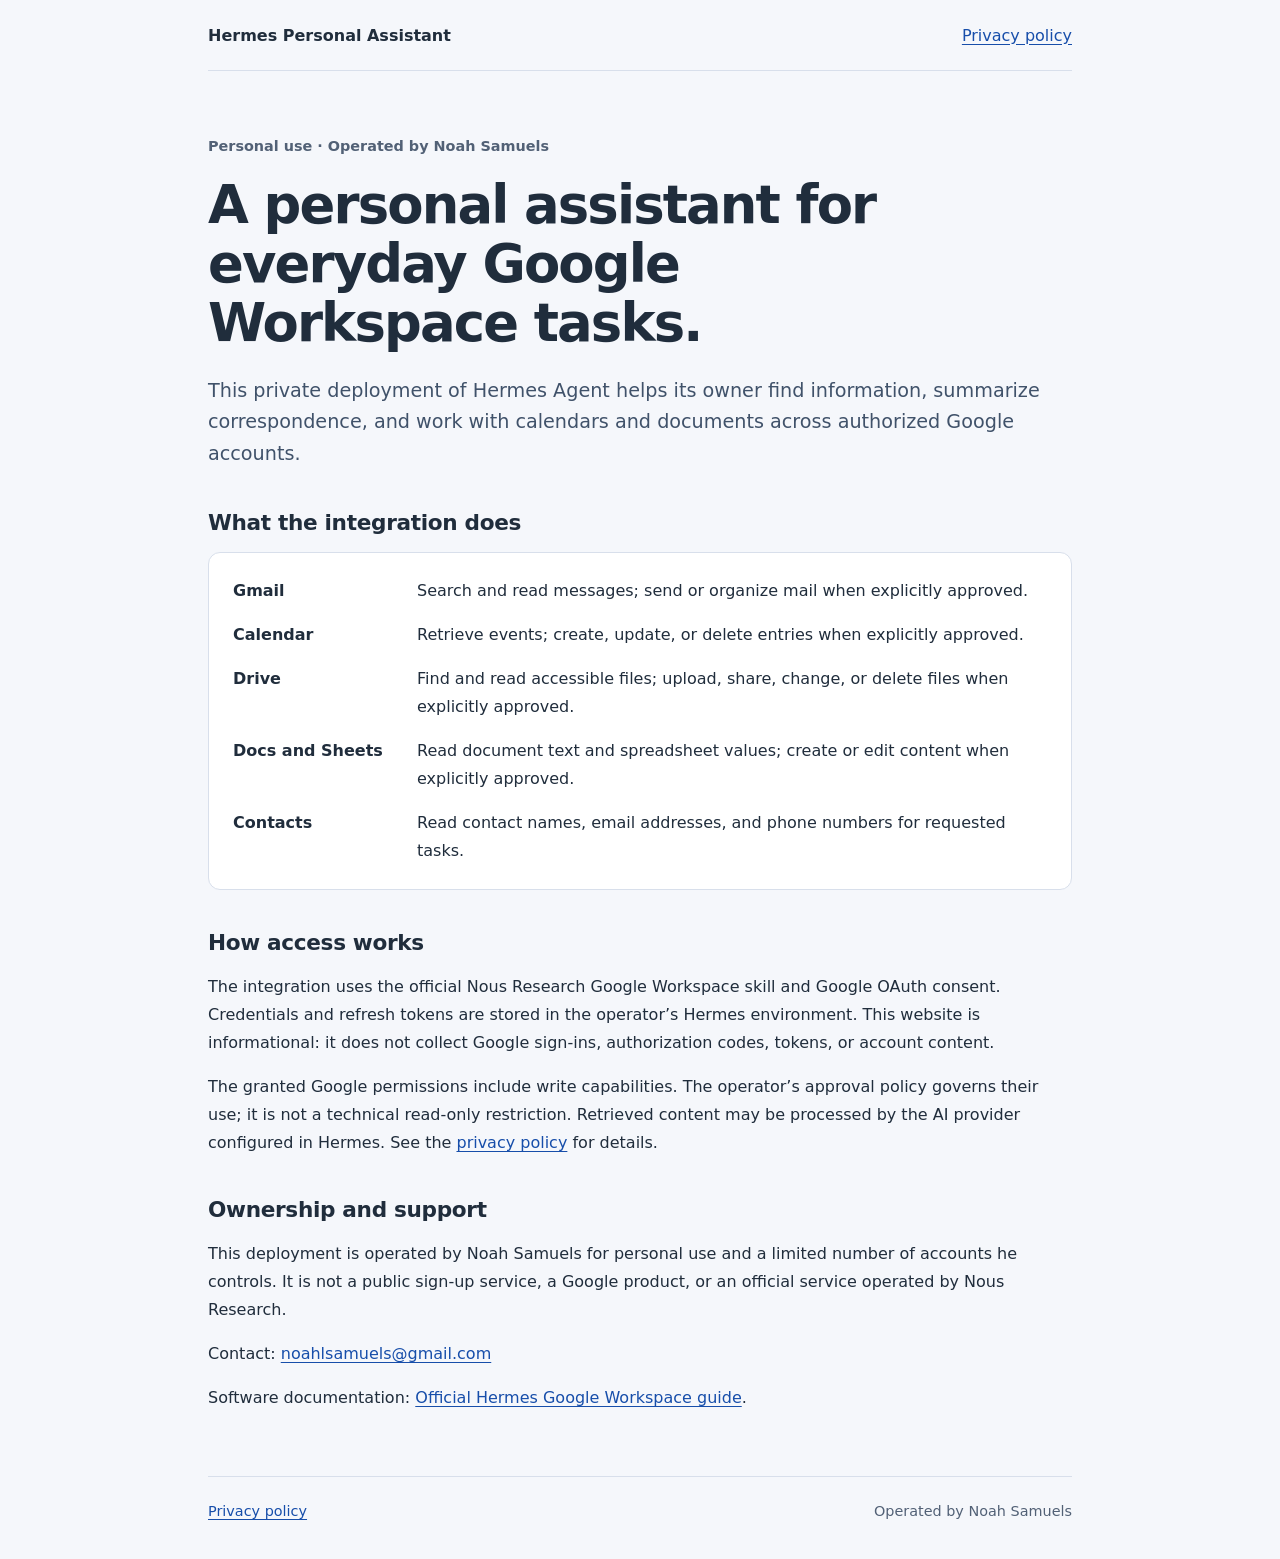
<file: index.html>
<!doctype html>
<html lang="en">
<head>
  <meta charset="utf-8">
  <meta name="viewport" content="width=device-width, initial-scale=1">
  <meta name="description" content="Noah Samuels’s personal Hermes assistant and its Google Workspace integration.">
  <title>Hermes Personal Assistant</title>
  <link rel="stylesheet" href="styles.css">
</head>
<body>
  <header><a class="brand" href="./">Hermes Personal Assistant</a><nav aria-label="Main navigation"><a href="privacy.html">Privacy policy</a></nav></header>
  <main>
    <p class="eyebrow">Personal use · Operated by Noah Samuels</p>
    <h1>A personal assistant for everyday Google Workspace tasks.</h1>
    <p class="lead">This private deployment of Hermes Agent helps its owner find information, summarize correspondence, and work with calendars and documents across authorized Google accounts.</p>
    <section aria-labelledby="services"><h2 id="services">What the integration does</h2>
      <dl>
        <dt>Gmail</dt><dd>Search and read messages; send or organize mail when explicitly approved.</dd>
        <dt>Calendar</dt><dd>Retrieve events; create, update, or delete entries when explicitly approved.</dd>
        <dt>Drive</dt><dd>Find and read accessible files; upload, share, change, or delete files when explicitly approved.</dd>
        <dt>Docs and Sheets</dt><dd>Read document text and spreadsheet values; create or edit content when explicitly approved.</dd>
        <dt>Contacts</dt><dd>Read contact names, email addresses, and phone numbers for requested tasks.</dd>
      </dl>
    </section>
    <section><h2>How access works</h2><p>The integration uses the official Nous Research Google Workspace skill and Google OAuth consent. Credentials and refresh tokens are stored in the operator’s Hermes environment. This website is informational: it does not collect Google sign-ins, authorization codes, tokens, or account content.</p><p>The granted Google permissions include write capabilities. The operator’s approval policy governs their use; it is not a technical read-only restriction. Retrieved content may be processed by the AI provider configured in Hermes. See the <a href="privacy.html">privacy policy</a> for details.</p></section>
    <section><h2>Ownership and support</h2><p>This deployment is operated by Noah Samuels for personal use and a limited number of accounts he controls. It is not a public sign-up service, a Google product, or an official service operated by Nous Research.</p><p>Contact: <a href="mailto:noahlsamuels@gmail.com">noahlsamuels@gmail.com</a></p><p>Software documentation: <a href="https://hermes-agent.nousresearch.com/docs/user-guide/skills/google-workspace">Official Hermes Google Workspace guide</a>.</p></section>
  </main>
  <footer><a href="privacy.html">Privacy policy</a><span>Operated by Noah Samuels</span></footer>
</body>
</html>
</file>
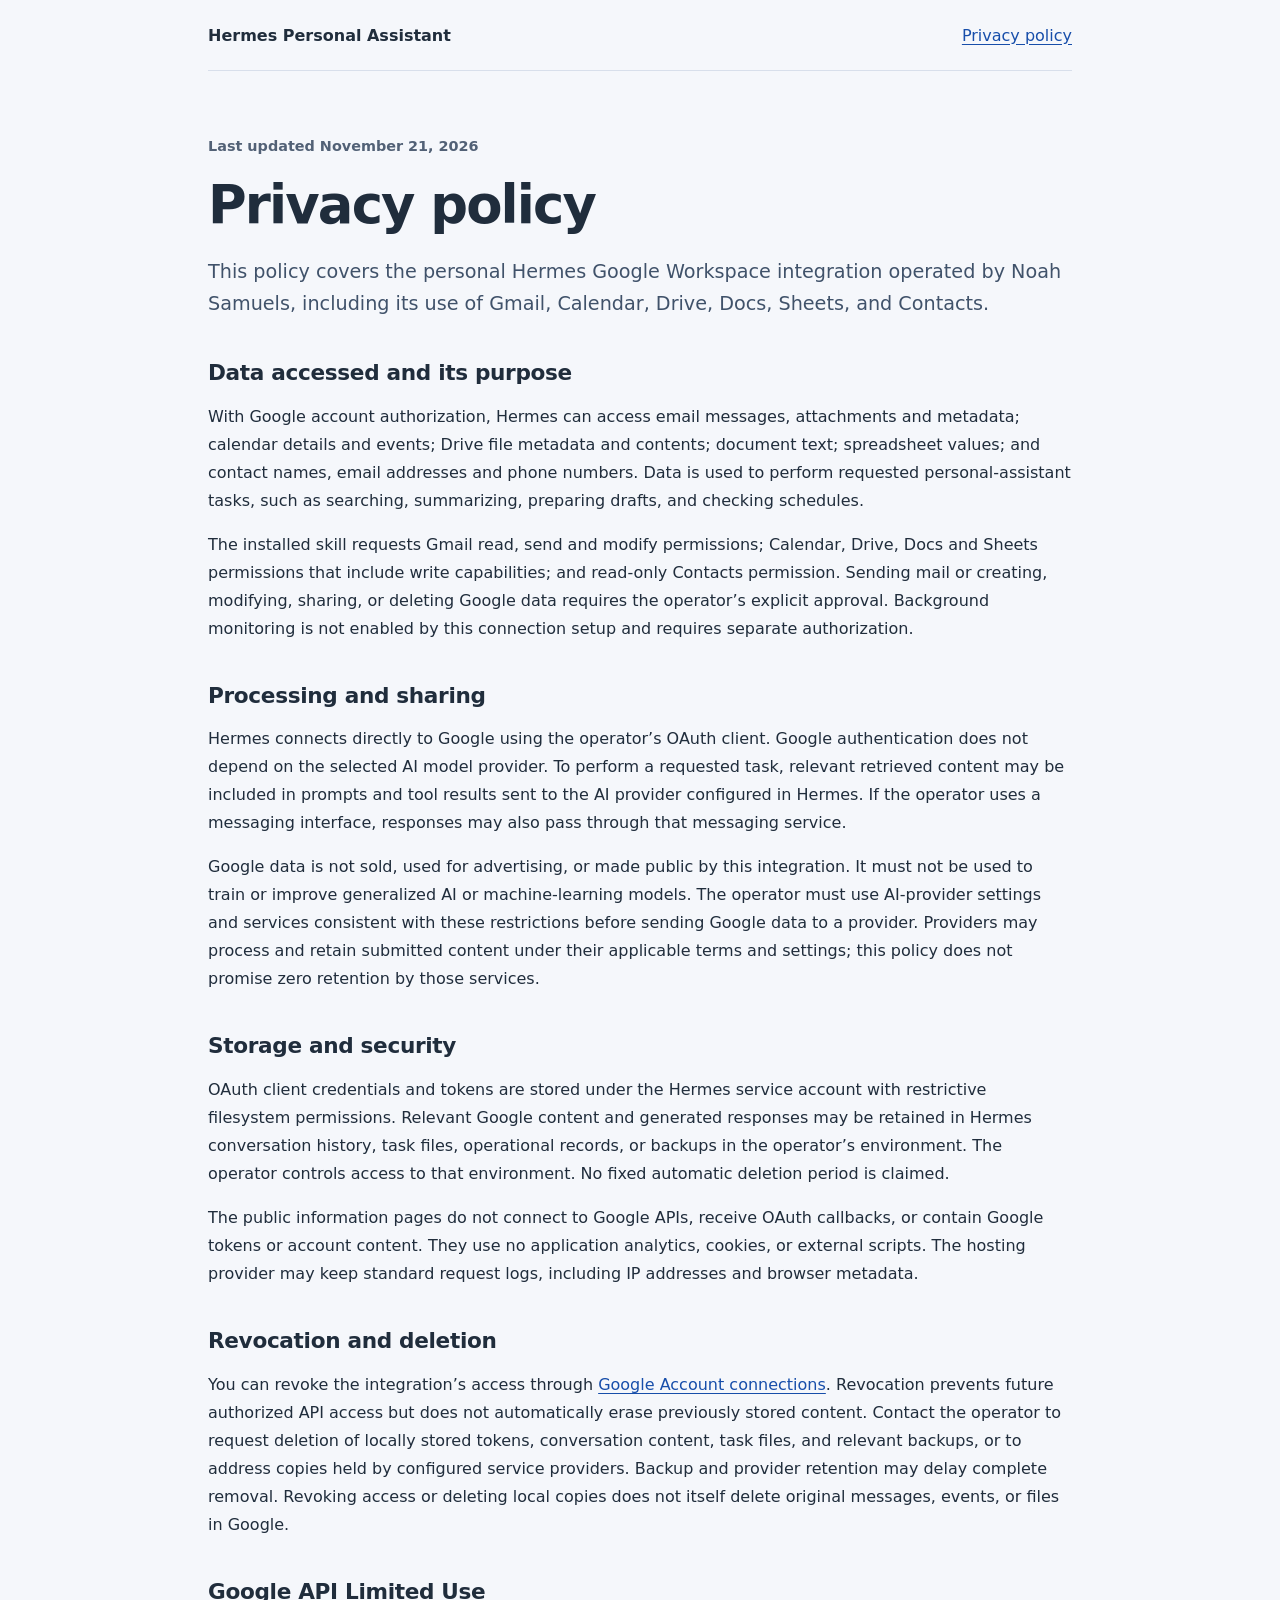
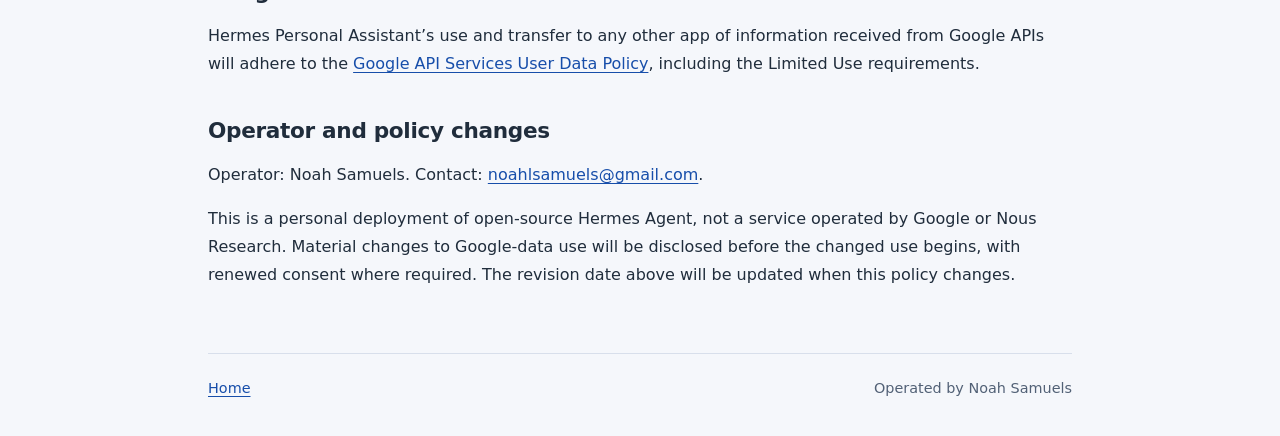
<file: privacy.html>
<!doctype html>
<html lang="en">
<head>
  <meta charset="utf-8">
  <meta name="viewport" content="width=device-width, initial-scale=1">
  <meta name="description" content="Privacy policy for Noah Samuels’s personal Hermes Google Workspace integration.">
  <title>Privacy policy · Hermes Personal Assistant</title>
  <link rel="stylesheet" href="styles.css">
</head>
<body>
  <header><a class="brand" href="./">Hermes Personal Assistant</a><nav aria-label="Main navigation"><a href="privacy.html" aria-current="page">Privacy policy</a></nav></header>
  <main>
    <p class="eyebrow">Last updated November 21, 2026</p>
    <h1>Privacy policy</h1>
    <p class="lead">This policy covers the personal Hermes Google Workspace integration operated by Noah Samuels, including its use of Gmail, Calendar, Drive, Docs, Sheets, and Contacts.</p>
    <section><h2>Data accessed and its purpose</h2><p>With Google account authorization, Hermes can access email messages, attachments and metadata; calendar details and events; Drive file metadata and contents; document text; spreadsheet values; and contact names, email addresses and phone numbers. Data is used to perform requested personal-assistant tasks, such as searching, summarizing, preparing drafts, and checking schedules.</p><p>The installed skill requests Gmail read, send and modify permissions; Calendar, Drive, Docs and Sheets permissions that include write capabilities; and read-only Contacts permission. Sending mail or creating, modifying, sharing, or deleting Google data requires the operator’s explicit approval. Background monitoring is not enabled by this connection setup and requires separate authorization.</p></section>
    <section><h2>Processing and sharing</h2><p>Hermes connects directly to Google using the operator’s OAuth client. Google authentication does not depend on the selected AI model provider. To perform a requested task, relevant retrieved content may be included in prompts and tool results sent to the AI provider configured in Hermes. If the operator uses a messaging interface, responses may also pass through that messaging service.</p><p>Google data is not sold, used for advertising, or made public by this integration. It must not be used to train or improve generalized AI or machine-learning models. The operator must use AI-provider settings and services consistent with these restrictions before sending Google data to a provider. Providers may process and retain submitted content under their applicable terms and settings; this policy does not promise zero retention by those services.</p></section>
    <section><h2>Storage and security</h2><p>OAuth client credentials and tokens are stored under the Hermes service account with restrictive filesystem permissions. Relevant Google content and generated responses may be retained in Hermes conversation history, task files, operational records, or backups in the operator’s environment. The operator controls access to that environment. No fixed automatic deletion period is claimed.</p><p>The public information pages do not connect to Google APIs, receive OAuth callbacks, or contain Google tokens or account content. They use no application analytics, cookies, or external scripts. The hosting provider may keep standard request logs, including IP addresses and browser metadata.</p></section>
    <section><h2>Revocation and deletion</h2><p>You can revoke the integration’s access through <a href="https://myaccount.google.com/connections">Google Account connections</a>. Revocation prevents future authorized API access but does not automatically erase previously stored content. Contact the operator to request deletion of locally stored tokens, conversation content, task files, and relevant backups, or to address copies held by configured service providers. Backup and provider retention may delay complete removal. Revoking access or deleting local copies does not itself delete original messages, events, or files in Google.</p></section>
    <section><h2>Google API Limited Use</h2><p>Hermes Personal Assistant’s use and transfer to any other app of information received from Google APIs will adhere to the <a href="https://developers.google.com/terms/api-services-user-data-policy">Google API Services User Data Policy</a>, including the Limited Use requirements.</p></section>
    <section><h2>Operator and policy changes</h2><p>Operator: Noah Samuels. Contact: <a href="mailto:noahlsamuels@gmail.com">noahlsamuels@gmail.com</a>.</p><p>This is a personal deployment of open-source Hermes Agent, not a service operated by Google or Nous Research. Material changes to Google-data use will be disclosed before the changed use begins, with renewed consent where required. The revision date above will be updated when this policy changes.</p></section>
  </main>
  <footer><a href="./">Home</a><span>Operated by Noah Samuels</span></footer>
</body>
</html>
</file>
<file: styles.css>
:root { color-scheme: light; font-family: system-ui, -apple-system, "Segoe UI", sans-serif; color: #202d3c; background: #f5f7fb; }
* { box-sizing: border-box; }
body { margin: 0; }
header, main, footer { width: min(100% - 2.5rem, 54rem); margin-inline: auto; }
header { display: flex; align-items: center; justify-content: space-between; gap: 1rem; padding-block: 1.6rem; border-bottom: 1px solid #d8dfeb; }
a { color: #174eaa; text-underline-offset: .2em; }
a:hover { color: #102f62; }
a:focus-visible { outline: 3px solid #ae5d00; outline-offset: 4px; }
.brand { font-weight: 700; text-decoration: none; color: #202d3c; }
main { padding-block: 3rem; }
.eyebrow { color: #526176; font-size: .9rem; font-weight: 600; }
h1 { font-size: clamp(2rem, 5vw, 3.3rem); line-height: 1.12; letter-spacing: -.035em; max-width: 19ch; margin-block: 1rem 1.4rem; }
.lead { font-size: 1.2rem; line-height: 1.65; color: #40526a; }
section { margin-top: 2.5rem; }
h2 { font-size: 1.35rem; letter-spacing: -.015em; }
p, dd { line-height: 1.75; }
dl { display: grid; grid-template-columns: 10rem 1fr; gap: 1rem 1.5rem; padding: 1.5rem; background: #fff; border: 1px solid #d8dfeb; border-radius: .75rem; }
dt { font-weight: 650; line-height: 1.75; }
dd { margin: 0; }
footer { display: flex; justify-content: space-between; gap: 1rem; flex-wrap: wrap; padding-block: 1.6rem 2.5rem; border-top: 1px solid #d8dfeb; color: #526176; font-size: .9rem; }
@media (max-width: 560px) { header { align-items: flex-start; flex-direction: column; } main { padding-top: 2rem; } dl { grid-template-columns: 1fr; gap: .4rem; } dd { margin-bottom: .8rem; } }
</file>
